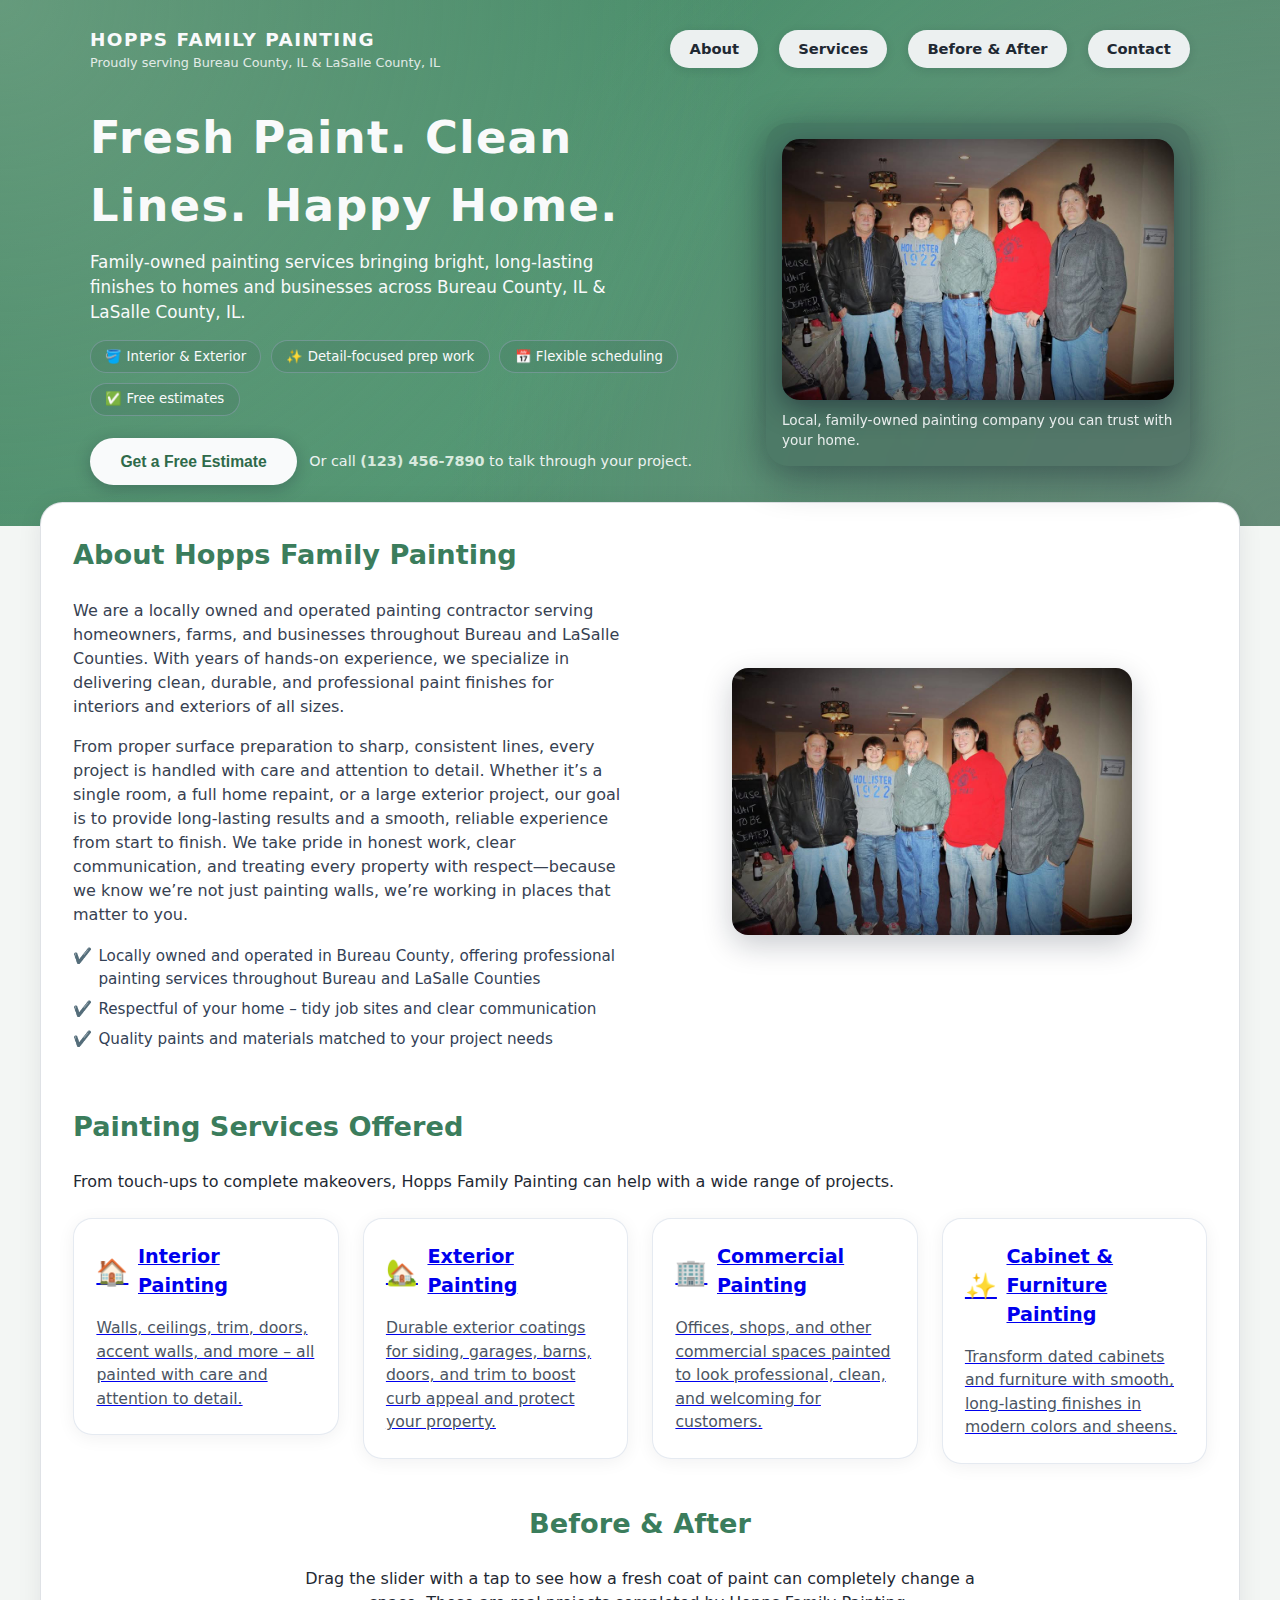
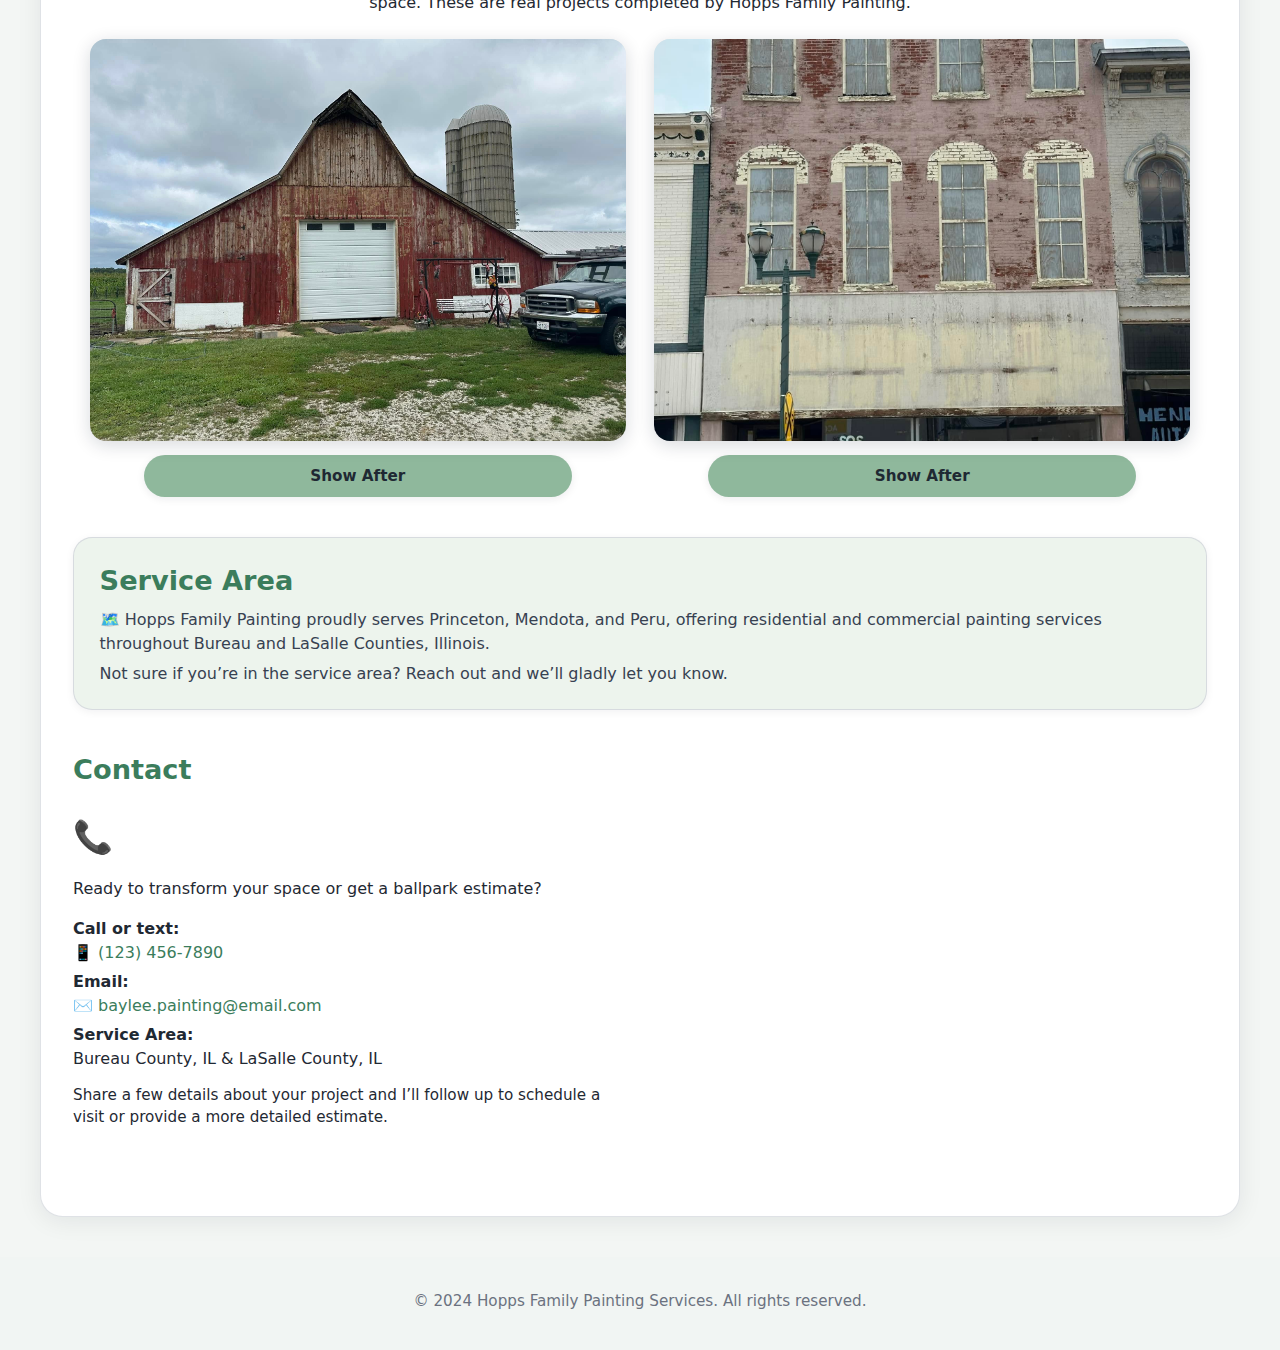
<file: index.html>
<!DOCTYPE html>
<html lang="en">
<head>
    <meta charset="UTF-8">
    <meta name="viewport" content="width=device-width, initial-scale=1">
    <title>Hopps Family Painting | Interior & Exterior Painting serving Bureau County, IL & LaSalle County, IL</title>
    <link rel="stylesheet" href="GPTstyle4.css">
</head>
<body>
<header>
    <div class="header-inner">
        <div class="top-bar">
            <div>
                <div class="logo-text">Hopps Family Painting</div>
                <div class="tagline-mini">Proudly serving Bureau County, IL & LaSalle County, IL</div>
            </div>

            <nav aria-label="Main navigation">
                <button id="nav-toggle-btn" class="nav-toggle-btn" aria-expanded="false" aria-controls="nav-list">
                    ☰ Menu
                </button>
                <ul id="nav-list">
                    <li><a href="#about">About</a></li>
                    <li><a href="#services">Services</a></li>
                    <li><a href="#beforeAfterPictures">Before &amp; After</a></li>
                    <li><a href="#contact">Contact</a></li>
                </ul>
            </nav>
        </div>

        <div class="hero">
            <div>
                <h1>Fresh Paint. Clean Lines. Happy Home.</h1>
                <p>Family-owned painting services bringing bright, long-lasting finishes to homes and businesses across Bureau County, IL & LaSalle County, IL.</p>

                <div class="hero-highlights">
                    <span class="hero-pill">🪣 Interior &amp; Exterior</span>
                    <span class="hero-pill">✨ Detail-focused prep work</span>
                    <span class="hero-pill">📅 Flexible scheduling</span>
                    <span class="hero-pill">✅ Free estimates</span>
                </div>

                <div class="hero-cta">
                    <button class="book-now-btn" data-scroll-target="#contact">
                        Get a Free Estimate
                    </button>
                    <div class="hero-secondary">
                        Or call <strong>(123) 456-7890</strong> to talk through your project.
                    </div>
                </div>
            </div>

            <div class="hero-photo-card">
                <!-- Reuse your existing family image here -->
                <img src="pictures/hoppsFamily.jpg" alt="The Hopps family, proud local painting professionals.">
                <div class="hero-photo-caption">
                    Local, family-owned painting company you can trust with your home.
                </div>
            </div>
        </div>
    </div>
</header>

<main>
    <!-- ABOUT -->
    <section id="about">
        <div class="about-wrap">
            <div class="about-text">
                <h2>About Hopps Family Painting</h2>
                <p>
                    We are a locally owned and operated painting contractor serving homeowners, farms, and businesses throughout Bureau and LaSalle Counties.
                    With years of hands-on experience, we specialize in delivering clean, durable, and professional paint finishes for interiors and exteriors of all sizes.
                </p>
                <p>
                    From proper surface preparation to sharp, consistent lines, every project is handled with care and attention to detail. Whether it’s a single room, a full home repaint, or a large exterior project, our goal is to provide long-lasting results and a smooth, reliable experience from start to finish.
                    We take pride in honest work, clear communication, and treating every property with respect—because we know we’re not just painting walls, we’re working in places that matter to you.
                </p>
                <ul class="about-list">
                    <li><span>✔️</span><span>Locally owned and operated in Bureau County, offering professional painting services throughout Bureau and LaSalle Counties</span></li>
                    <li><span>✔️</span><span>Respectful of your home – tidy job sites and clear communication</span></li>
                    <li><span>✔️</span><span>Quality paints and materials matched to your project needs</span></li>
                </ul>
            </div>

            <div>
                <img src="pictures/hoppsFamily.jpg" alt="Hopps family standing together, representing Hopps Family Painting." class="about-img">
            </div>
        </div>
    </section>

    <!-- SERVICES -->
    <section id="services">
        <h2>Painting Services Offered</h2>
        <p>
            From touch-ups to complete makeovers, Hopps Family Painting can help with a wide range of projects.
        </p>

        <div class="cards-grid">
            <a href="services.html" class="serviceLinks">
            <article class="card service-card">
                <div class="card-header-row">
                    <div class="emoji" aria-hidden="true">🏠</div>
                    <h3>Interior Painting</h3>
                </div>
                <p>Walls, ceilings, trim, doors, accent walls, and more – all painted with care and attention to detail.</p>
            </article>
            </a>

            <a href="services.html" class="serviceLinks">
            <article class="card service-card">
                <div class="card-header-row">
                    <div class="emoji" aria-hidden="true">🏡</div>
                    <h3>Exterior Painting</h3>
                </div>
                <p>Durable exterior coatings for siding, garages, barns, doors, and trim to boost curb appeal and protect your property.</p>
            </article>
            </a>

            <a href="services.html" class="serviceLinks">
            <article class="card service-card">
                <div class="card-header-row">
                    <div class="emoji" aria-hidden="true">🏢</div>
                    <h3>Commercial Painting</h3>
                </div>
                <p>Offices, shops, and other commercial spaces painted to look professional, clean, and welcoming for customers.</p>
            </article>
            </a>

            <a href="services.html" class="serviceLinks">
            <article class="card service-card">
                <div class="card-header-row">
                    <div class="emoji" aria-hidden="true">✨</div>
                    <h3>Cabinet &amp; Furniture Painting</h3>
                </div>
                <p>Transform dated cabinets and furniture with smooth, long-lasting finishes in modern colors and sheens.</p>
            </article>
            </a>
        </div>
    </section>

    <!-- BEFORE & AFTER -->
    <section id="beforeAfterPictures">
        <h2>Before &amp; After</h2>
        <p style="text-align:center; max-width: 680px; margin: 0.3rem auto 1.5rem auto;">
            Drag the slider with a tap to see how a fresh coat of paint can completely change a space. These are real projects completed by Hopps Family Painting.
        </p>

        <div class="ba-pair-container">
            <div class="ba-pair">
                <!-- barn -->
                <div class="ba-instance">
                    <input class="ba-toggle" type="checkbox" id="ba-toggle-1">
                    <div class="ba-frame" aria-label="Before and after barn painting">
                        <img class="ba-before" src="pictures/barnBefore.jpg" alt="Barn before painting, faded exterior.">
                        <img class="ba-after" src="pictures/barnAfter.jpg" alt="Barn after painting, fresh and bright finish.">
                    </div>
                    <label for="ba-toggle-1" class="ba-button" role="button" aria-pressed="false"></label>
                </div>

                <!-- house -->
                <div class="ba-instance">
                    <input class="ba-toggle" type="checkbox" id="ba-toggle-2">
                    <div class="ba-frame" aria-label="Before and after house exterior painting">
                        <img class="ba-before" src="pictures/houseBefore.jpg" alt="House exterior before painting, worn siding.">
                        <img class="ba-after" src="pictures/houseAfter.jpg" alt="House exterior after painting, clean and refreshed.">
                    </div>
                    <label for="ba-toggle-2" class="ba-button" role="button" aria-pressed="false"></label>
                </div>
            </div>
        </div>
    </section>

    <!-- SERVICE AREA -->
    <section aria-label="Service area">
        <div class="service-area">
            <h2 style="margin-bottom:0.35rem;">Service Area</h2>
            <p>
                🗺️ Hopps Family Painting proudly serves Princeton, Mendota, and Peru, offering residential and commercial painting services throughout Bureau and LaSalle Counties, Illinois.
            </p>
            <p>
                Not sure if you’re in the service area? Reach out and we’ll gladly let you know.
            </p>
        </div>
    </section>

    <!-- CONTACT -->
    <section id="contact">
        <h2>Contact</h2>
        <div class="contact-section">
            <div class="contact-card">
                <div class="emoji" aria-hidden="true" style="font-size:2rem;">📞</div>
                <p>Ready to transform your space or get a ballpark estimate?</p>

                <div class="contact-links">
                    <p>
                        <strong>Call or text:</strong><br>
                        <span aria-label="phone">📱</span>
                        <a href="tel:1234567890">(123) 456-7890</a>
                    </p>
                    <p>
                        <strong>Email:</strong><br>
                        <span aria-label="email">✉️</span>
                        <a href="mailto:baylee.painting@email.com">baylee.painting@email.com</a>
                    </p>
                    <p>
                        <strong>Service Area:</strong><br>
                        Bureau County, IL & LaSalle County, IL    
                    </p>
                </div>
                <p style="margin-top:0.8rem; font-size:0.95rem;">
                    Share a few details about your project and I’ll follow up to schedule a visit or provide a more detailed estimate.
                </p>
            </div>

  <!--         <form class="contact-form" action="#" method="post">
                <h3>Request a Free Estimate</h3>
                <label for="name">Name</label>
                <input id="name" name="name" type="text" placeholder="Your name" required>

                <label for="phone">Phone</label>
                <input id="phone" name="phone" type="tel" placeholder="Best number to reach you">

                <label for="email">Email</label>
                <input id="email" name="email" type="email" placeholder="you@example.com">

                <label for="details">Project details</label>
                <textarea id="details" name="details" rows="4" placeholder="Example: interior repaint of living room and hallway, looking to schedule within the next month."></textarea>

                <button type="submit">Send Request</button>
            </form>
            -->
        </div>
    </section>
</main>

<footer>
    <p>&copy; 2024 Hopps Family Painting Services. All rights reserved.</p>
</footer>

<script>
    // Mobile nav toggle
    (function () {
        const nav = document.querySelector('nav');
        const btn = document.getElementById('nav-toggle-btn');

        if (!nav || !btn) return;

        btn.addEventListener('click', function () {
            const isOpen = nav.classList.toggle('open');
            btn.setAttribute('aria-expanded', String(isOpen));
        });

        // Close nav after clicking a link on mobile
        document.querySelectorAll('#nav-list a').forEach(function (link) {
            link.addEventListener('click', function () {
                if (window.innerWidth <= 720) {
                    nav.classList.remove('open');
                    btn.setAttribute('aria-expanded', 'false');
                }
            });
        });
    })();

    // Smooth scroll for CTA
    (function () {
        document.querySelectorAll('[data-scroll-target]').forEach(function (btn) {
            btn.addEventListener('click', function () {
                const targetSelector = btn.getAttribute('data-scroll-target');
                if (!targetSelector) return;
                const el = document.querySelector(targetSelector);
                if (el && typeof el.scrollIntoView === 'function') {
                    el.scrollIntoView({ behavior: 'smooth', block: 'start' });
                }
            });
        });
    })();
</script>
</body>
</html>
</file>
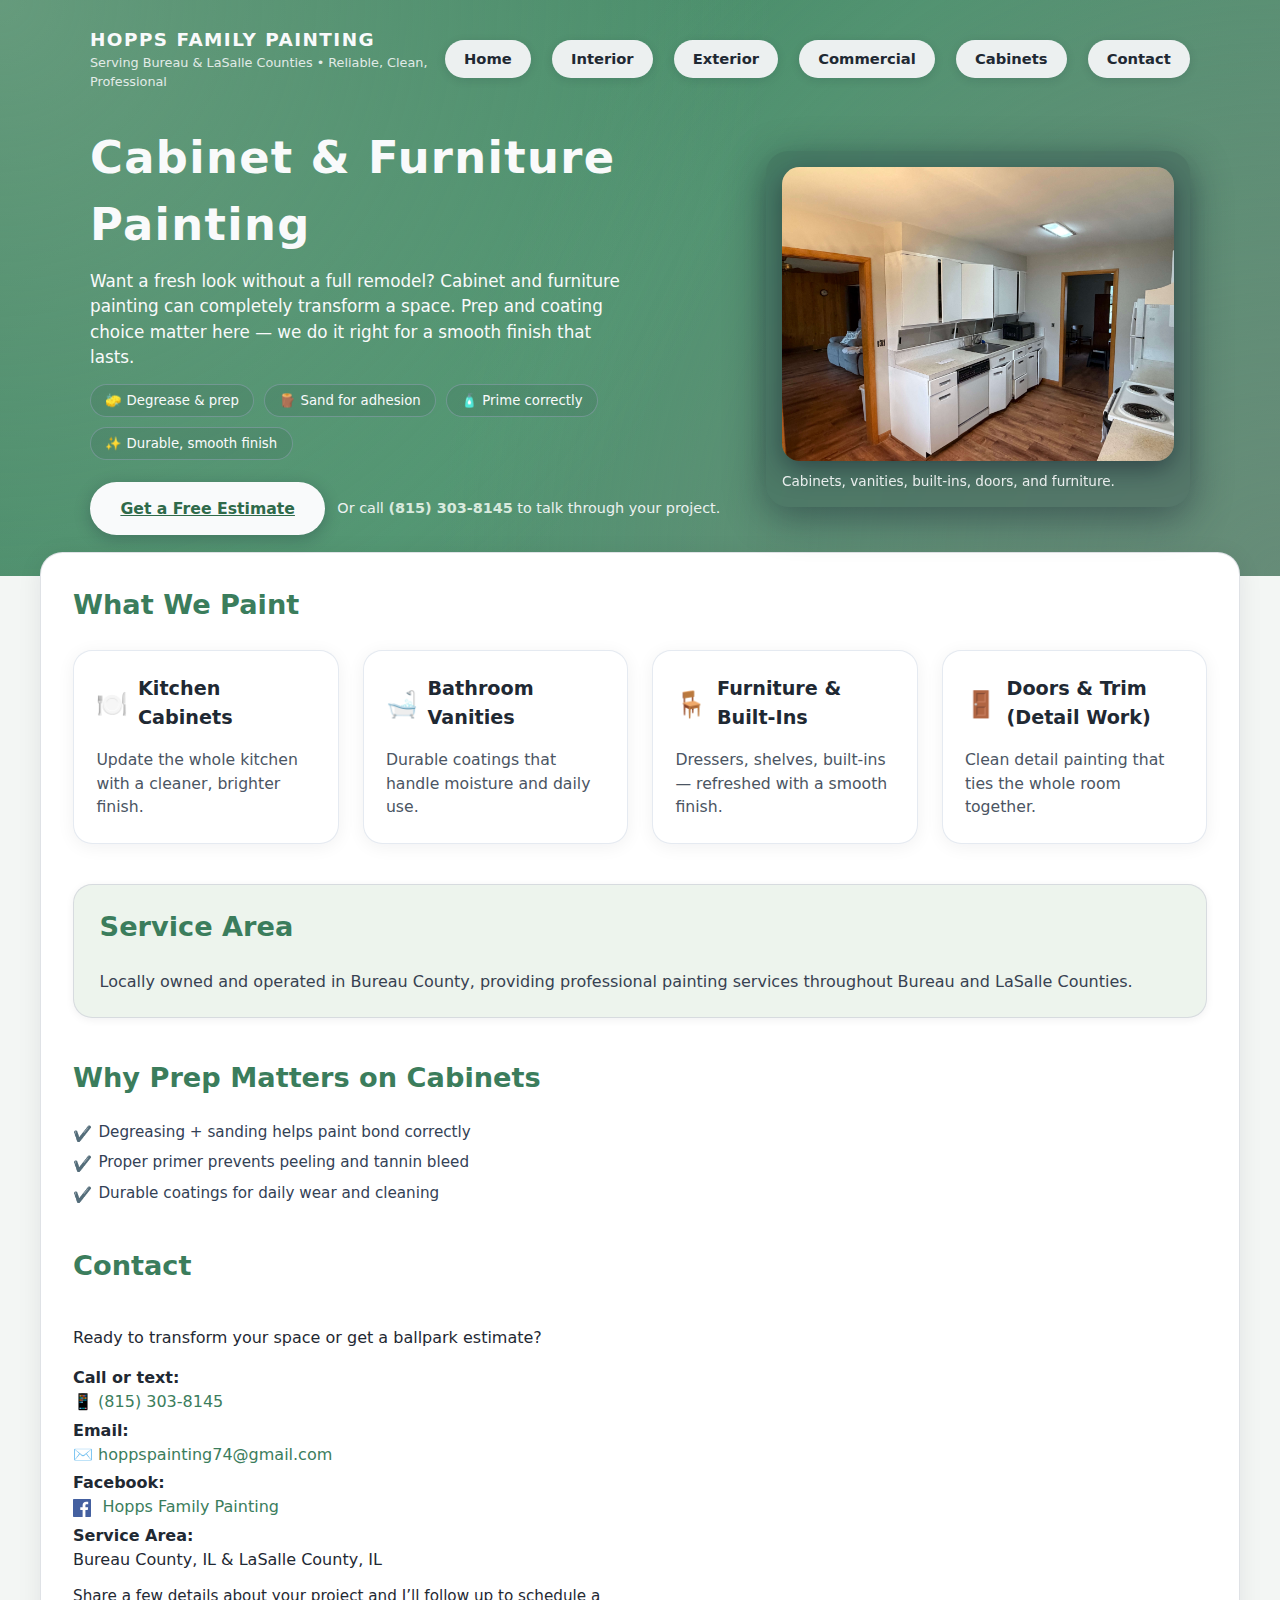
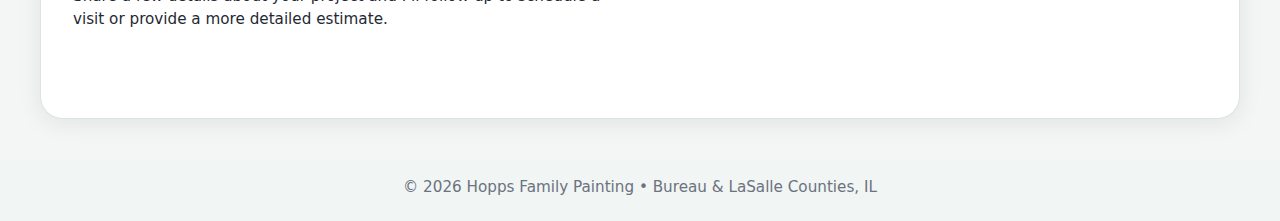
<file: cabinet-furniture-painting.html>
<!doctype html>
<html lang="en">
<head>
  <meta charset="utf-8" />
  <meta name="viewport" content="width=device-width, initial-scale=1" />
  <title>Cabinet & Furniture Painting | Hopps Family Painting | Bureau & LaSalle County, IL</title>
  <meta name="description" content="Cabinet and furniture painting in Bureau & LaSalle County, IL. Clean prep, smooth finishes, and durable coatings for kitchens, bathrooms, and furniture." />
  <link rel="stylesheet" href="GPTstyle4.css" />
</head>

<body>
<header>
  <div class="header-inner">
    <div class="top-bar">
      <div>
        <div class="logo-text">Hopps Family Painting</div>
        <div class="tagline-mini">Serving Bureau & LaSalle Counties • Reliable, Clean, Professional</div>
      </div>

      <nav id="site-nav">
        <button class="nav-toggle-btn" onclick="document.getElementById('site-nav').classList.toggle('open')">Menu</button>
        <ul id="nav-list">
          <li><a href="https://hopps-painting.com/">Home</a></li>
          <li><a href="interior-painting.html">Interior</a></li>
          <li><a href="exterior-painting.html">Exterior</a></li>
          <li><a href="commercial-painting.html">Commercial</a></li>
          <li><a href="cabinet-furniture-painting.html">Cabinets</a></li>
          <li><a href="index.html#contact">Contact</a></li>
        </ul>
      </nav>
    </div>

    <div class="hero">
      <div>
        <h1>Cabinet & Furniture Painting</h1>
        <p>
          Want a fresh look without a full remodel? Cabinet and furniture painting can completely transform a space.
          Prep and coating choice matter here — we do it right for a smooth finish that lasts.
        </p>

        <div class="hero-highlights">
          <div class="hero-pill">🧽 Degrease & prep</div>
          <div class="hero-pill">🪵 Sand for adhesion</div>
          <div class="hero-pill">🧴 Prime correctly</div>
          <div class="hero-pill">✨ Durable, smooth finish</div>
        </div>

        <div class="hero-cta">
          <a class="book-now-btn" href="index.html#contact">Get a Free Estimate</a>
          <div class="hero-secondary">Or call <strong>(815) 303-8145</strong> to talk through your project.</div>
        </div>
      </div>

      <div class="hero-photo-card">
        <img src="pictures/paintedCabinets (1).jpg" alt="Freshly painted cabinets" />
        <div class="hero-photo-caption">Cabinets, vanities, built-ins, doors, and furniture.</div>
      </div>
    </div>
  </div>
</header>

<main>
  <section>
    <h2>What We Paint</h2>
    <div class="cards-grid">
      <div class="card service-card">
        <div class="card-header-row"><div class="emoji">🍽️</div><h3>Kitchen Cabinets</h3></div>
        <p>Update the whole kitchen with a cleaner, brighter finish.</p>
      </div>
      <div class="card service-card">
        <div class="card-header-row"><div class="emoji">🛁</div><h3>Bathroom Vanities</h3></div>
        <p>Durable coatings that handle moisture and daily use.</p>
      </div>
      <div class="card service-card">
        <div class="card-header-row"><div class="emoji">🪑</div><h3>Furniture & Built-Ins</h3></div>
        <p>Dressers, shelves, built-ins — refreshed with a smooth finish.</p>
      </div>
      <div class="card service-card">
        <div class="card-header-row"><div class="emoji">🚪</div><h3>Doors & Trim (Detail Work)</h3></div>
        <p>Clean detail painting that ties the whole room together.</p>
      </div>
    </div>
  </section>

  <section class="service-area">
    <h2>Service Area</h2>
    <p>Locally owned and operated in Bureau County, providing professional painting services throughout Bureau and LaSalle Counties.</p>
  </section>

  <section>
    <h2>Why Prep Matters on Cabinets</h2>
    <ul class="about-list">
      <li><span>✔️</span> Degreasing + sanding helps paint bond correctly</li>
      <li><span>✔️</span> Proper primer prevents peeling and tannin bleed</li>
      <li><span>✔️</span> Durable coatings for daily wear and cleaning</li>
    </ul>
  </section>

      <section id="contact">
        <h2>Contact</h2>
        <div class="contact-section">
            <div class="contact-card">
                <p>Ready to transform your space or get a ballpark estimate?</p>

                <div class="contact-links">
                    <p>
                        <strong>Call or text:</strong><br>
                        <span aria-label="phone">📱</span>
                        <a href="tel:8153038145">(815) 303-8145</a>
                    </p>
                    <p>
                        <strong>Email:</strong><br>
                        <span aria-label="email">✉️</span>
                        <a href="mailto:hoppspainting74@gmail.com">hoppspainting74@gmail.com</a>
                    </p>
                    <p>
                      <strong>Facebook:</strong><br>
                      <a
                        href="https://www.facebook.com/profile.php?id=61575521008681"
                        target="_blank"
                        rel="noopener"
                      >
                        <img
                          src="pictures/facebookLogo.svg"
                          alt=""
                          width="18"
                          height="18"
                          style="vertical-align:middle; margin-right:0.4rem;"
                        >
                        Hopps Family Painting
                      </a>
                    </p>
                    <p>
                        <strong>Service Area:</strong><br>
                        Bureau County, IL & LaSalle County, IL    
                    </p>
                </div>
                <p style="margin-top:0.8rem; font-size:0.95rem;">
                    Share a few details about your project and I’ll follow up to schedule a visit or provide a more detailed estimate.
                </p>
            </div>

  <!--         <form class="contact-form" action="#" method="post">
                <h3>Request a Free Estimate</h3>
                <label for="name">Name</label>
                <input id="name" name="name" type="text" placeholder="Your name" required>

                <label for="phone">Phone</label>
                <input id="phone" name="phone" type="tel" placeholder="Best number to reach you">

                <label for="email">Email</label>
                <input id="email" name="email" type="email" placeholder="you@example.com">

                <label for="details">Project details</label>
                <textarea id="details" name="details" rows="4" placeholder="Example: interior repaint of living room and hallway, looking to schedule within the next month."></textarea>

                <button type="submit">Send Request</button>
            </form>
            -->
        </div>
    </section>
</main>

<footer>
  © <span id="y"></span> Hopps Family Painting • Bureau & LaSalle Counties, IL
  <script>document.getElementById('y').textContent = new Date().getFullYear();</script>
</footer>
</body>
</html>
</file>
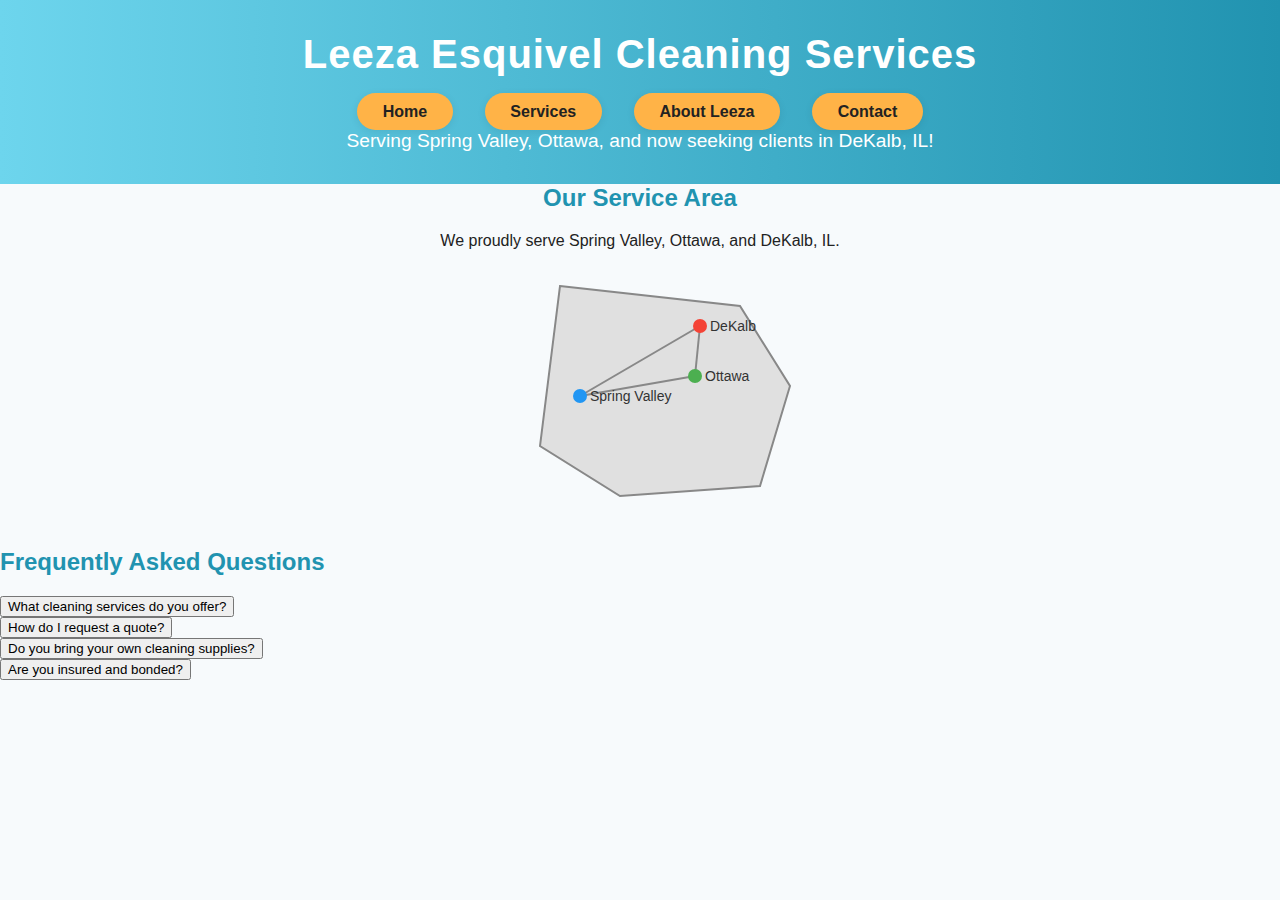
<file: services.html>
<!DOCTYPE html>
<html lang="en">
<head>
    <meta charset="UTF-8">
    <meta name="viewport" content="width=device-width, initial-scale=1">
    <title>Leeza Esquivel Cleaning Services</title>
    <link rel="stylesheet" href="styles.css">
</head>
<body>
    <header>
        <h1>Leeza Esquivel Cleaning Services</h1>
        <nav>
            <ul>
                <li><a href="index.html">Home</a></li>
                <li><a href="#services">Services</a></li>
                <li><a href="#about">About Leeza</a></li>
                <li><a href="#contact">Contact</a></li>
            </ul>
        </nav>
        <p>Serving Spring Valley, Ottawa, and now seeking clients in DeKalb, IL!</p>
    </header>

    <section id="serviceArea">
        <h2>Our Service Area</h2>
        <p>We proudly serve Spring Valley, Ottawa, and DeKalb, IL.</p>
        <div class="map-container" style="display: flex; justify-content: center;">
            <svg viewBox="0 0 400 250" width="100%" height="250">
                <!-- Simple Illinois outline -->
                <polygon points="120,20 300,40 350,120 320,220 180,230 100,180 120,20"
                    fill="#e0e0e0" stroke="#888" stroke-width="2"/>
                <!-- Lines between cities -->
                <line x1="255" y1="110" x2="140" y2="130" stroke="#888" stroke-width="2"/>
                <line x1="255" y1="110" x2="260" y2="60" stroke="#888" stroke-width="2"/>
                <line x1="140" y1="130" x2="260" y2="60" stroke="#888" stroke-width="2"/>
                <!-- Markers for cities (approximate positions) -->
                <circle cx="255" cy="110" r="7" fill="#4caf50"/>
                <text x="265" y="115" font-size="14" fill="#333">Ottawa</text>
                <circle cx="140" cy="130" r="7" fill="#2196f3"/>
                <text x="150" y="135" font-size="14" fill="#333">Spring Valley</text>
                <circle cx="260" cy="60" r="7" fill="#f44336"/>
                <text x="270" y="65" font-size="14" fill="#333">DeKalb</text>
            </svg>
        </div>
    </section>

    <section id="faq">
        <h2>Frequently Asked Questions</h2>
        <div class="faq-item">
            <button class="faq-question" aria-expanded="false">What cleaning services do you offer?</button>
            <div class="faq-answer" hidden>
                We offer residential and commercial cleaning, including deep cleaning, move-in/move-out, and regular maintenance.
            </div>
        </div>
        <div class="faq-item">
            <button class="faq-question" aria-expanded="false">How do I request a quote?</button>
            <div class="faq-answer" hidden>
                You can request a quote by contacting us through our website's contact form, email, or phone.
            </div>
        </div>
        <div class="faq-item">
            <button class="faq-question" aria-expanded="false">Do you bring your own cleaning supplies?</button>
            <div class="faq-answer" hidden>
                Yes, we bring all necessary cleaning supplies and equipment. If you have special requests, let us know!
            </div>
        </div>
        <div class="faq-item">
            <button class="faq-question" aria-expanded="false">Are you insured and bonded?</button>
            <div class="faq-answer" hidden>
                Yes, we are fully insured and bonded for your peace of mind.
            </div>
        </div>
    </section>
    <script>
    document.querySelectorAll('.faq-question').forEach(btn => {
        btn.addEventListener('click', function() {
            const answer = this.nextElementSibling;
            const expanded = this.getAttribute('aria-expanded') === 'true';
            this.setAttribute('aria-expanded', !expanded);
            answer.hidden = expanded;
        });
    });
    </script>
    
</body>
</html>
</file>
<file: GPTstyle4.css>
:root {
    --accent: #3b7d5c;        /* deep sage */
    --accent-soft: #8fb89c;   /* medium sage */
    --accent-light: #edf4ed;  /* very light green/gray */
    --bg: #f3f6f4;            /* soft neutral background */
    --text: #1f2933;          /* gentle dark slate */
    --shadow-soft: 0 4px 24px rgba(15, 23, 42, 0.08);
    --radius-card: 1.2rem;
}

* {
    box-sizing: border-box;
}

body {
    font-family: 'Segoe UI', system-ui, -apple-system, BlinkMacSystemFont, Arial, sans-serif;
    background: var(--bg);
    color: var(--text);
    margin: 0;
    padding: 0;
    line-height: 1.5;
}

/* HEADER / HERO */
header {
    background:
        radial-gradient(circle at top left, rgba(143, 184, 156, 0.5), transparent 55%),
        radial-gradient(circle at bottom right, rgba(102, 140, 120, 0.7), transparent 60%),
        linear-gradient(135deg, #3b7d5c, #4f9470 50%, #668c78);
    color: #f9fafb;
    padding: 1.6rem 1rem 2.6rem 1rem;
}

.header-inner {
    max-width: 1100px;
    margin: 0 auto;
}

.top-bar {
    display: flex;
    align-items: center;
    justify-content: space-between;
    gap: 1rem;
}

.logo-text {
    font-weight: 800;
    letter-spacing: 0.08em;
    font-size: 1.15rem;
    text-transform: uppercase;
}

.tagline-mini {
    font-size: 0.8rem;
    opacity: 0.85;
}

/* NAV */
nav {
    position: relative;
}

.nav-toggle-btn {
    display: none;
    background: rgba(15, 23, 42, 0.18);
    border: 1px solid rgba(226, 232, 240, 0.8);
    color: #f9fafb;
    font-weight: 600;
    padding: 0.4rem 0.9rem;
    border-radius: 999px;
    cursor: pointer;
    font-size: 0.9rem;
    backdrop-filter: blur(4px);
}

#nav-list {
    list-style: none;
    padding: 0;
    margin: 0;
    display: flex;
    align-items: center;
    gap: 1.3rem;
}

#nav-list li {
    margin: 0;
}

nav a {
    display: inline-block;
    background: rgba(243, 244, 246, 0.96);
    color: #1f2933;
    font-weight: 600;
    text-decoration: none;
    padding: 0.5rem 1.2rem;
    border-radius: 999px;
    font-size: 0.92rem;
    box-shadow: 0 2px 10px rgba(15, 23, 42, 0.12);
    transition: background 0.18s ease, transform 0.18s ease, box-shadow 0.18s ease, color 0.18s ease;
}

nav a:hover {
    background: #3b7d5c;
    color: #f9fafb;
    transform: translateY(-1px);
    box-shadow: 0 8px 22px rgba(15, 23, 42, 0.25);
}

/* HERO */
.hero {
    margin-top: 2rem;
    display: grid;
    grid-template-columns: minmax(0, 1.5fr) minmax(0, 1fr);
    gap: 2.5rem;
    align-items: center;
}

.hero h1 {
    margin: 0 0 0.7rem 0;
    font-size: clamp(2.1rem, 4vw, 2.8rem);
    letter-spacing: 0.03em;
}

.hero p {
    margin: 0 0 0.9rem 0;
    font-size: 1.05rem;
    max-width: 34rem;
}

.hero-highlights {
    display: flex;
    flex-wrap: wrap;
    gap: 0.6rem;
    margin: 0.6rem 0 1.4rem 0;
}

.hero-pill {
    background: rgba(15, 23, 42, 0.08);
    border-radius: 999px;
    padding: 0.35rem 0.9rem;
    font-size: 0.83rem;
    border: 1px solid rgba(148, 163, 184, 0.5);
    display: inline-flex;
    align-items: center;
    gap: 0.4rem;
}

.hero-cta {
    display: flex;
    flex-wrap: wrap;
    gap: 0.75rem;
    align-items: center;
}

.book-now-btn {
    background: #f9fafb;
    color: #2f6a4a;
    border: none;
    border-radius: 999px;
    padding: 0.9rem 1.9rem;
    font-size: 0.98rem;
    font-weight: 700;
    cursor: pointer;
    box-shadow: 0 4px 16px rgba(15, 23, 42, 0.25);
    transition: background 0.18s ease, transform 0.18s ease, box-shadow 0.18s ease;
}

.book-now-btn:hover {
    background: #e5f0e7;
    transform: translateY(-2px);
    box-shadow: 0 8px 22px rgba(15, 23, 42, 0.3);
}

.hero-secondary {
    font-size: 0.9rem;
    opacity: 0.92;
}

.hero-secondary strong {
    color: #e4f2e7;
}

.hero-photo-card {
    background: rgba(15, 23, 42, 0.18);
    border-radius: 1.4rem;
    padding: 1rem;
    box-shadow: 0 10px 40px rgba(15, 23, 42, 0.45);
    backdrop-filter: blur(6px);
}

.hero-photo-card img {
    width: 100%;
    border-radius: 1.1rem;
    display: block;
    box-shadow: 0 8px 26px rgba(15, 23, 42, 0.5);
}

.hero-photo-caption {
    font-size: 0.85rem;
    margin-top: 0.6rem;
    opacity: 0.9;
}

/* MAIN LAYOUT */
main {
    max-width: 1200px;
    margin: -1.5rem auto 2.5rem auto;
    background: #ffffff;
    border-radius: 1.4rem;
    box-shadow: var(--shadow-soft);
    padding: 2rem;
    border: 1px solid rgba(209, 213, 219, 0.7);
}

section {
    margin-bottom: 2.5rem;
}

h2 {
    color: var(--accent);
    margin-top: 0;
    font-size: 1.7rem;
}

/* CARDS / GRID */
.cards-grid {
    display: grid;
    grid-template-columns: repeat(auto-fit, minmax(260px, 1fr));
    gap: 1.5rem;
    margin-top: 1.5rem;
}

.card {
    background: #ffffff;
    border-radius: var(--radius-card);
    box-shadow: 0 3px 18px rgba(15, 23, 42, 0.06);
    padding: 1.5rem 1.4rem;
    display: flex;
    flex-direction: column;
    border: 1px solid rgba(226, 232, 240, 0.9);
    transition: transform 0.18s ease, box-shadow 0.18s ease, border-color 0.18s ease;
}

.card:hover {
    transform: translateY(-4px);
    box-shadow: 0 10px 30px rgba(15, 23, 42, 0.12);
    border-color: rgba(148, 163, 184, 0.9);
}

.card-header-row {
    display: flex;
    align-items: center;
    gap: 0.6rem;
    margin-bottom: 0.6rem;
}

.emoji {
    font-size: 1.6rem;
}

.service-card h3 {
    margin: 0;
    font-size: 1.2rem;
}

.service-card p {
    margin: 0.35rem 0 0 0;
    font-size: 0.98rem;
    color: #4b5563;
}

/* ABOUT */
.about-wrap {
    display: grid;
    grid-template-columns: minmax(0, 1.1fr) minmax(0, 1.1fr);
    gap: 2rem;
    align-items: center;
}

.about-img {
    width: 100%;
    max-width: 400px;
    height: auto;
    border-radius: 1rem;
    display: block;
    margin: 0 auto;
    box-shadow: 0 10px 30px rgba(15, 23, 42, 0.22);
}

.about-text p {
    margin-top: 0.5rem;
    color: #374151;
}

.about-list {
    list-style: none;
    padding-left: 0;
    margin-top: 1rem;
}

.about-list li {
    display: flex;
    align-items: flex-start;
    gap: 0.4rem;
    margin-bottom: 0.35rem;
    font-size: 0.95rem;
    color: #334155;
}

.about-list span {
    margin-top: 0.12rem;
}

/* BEFORE / AFTER */
#beforeAfterPictures h2 {
    text-align: center;
}

.ba-pair-container {
    max-width: 1100px;
    margin: 1.5rem auto 0 auto;
}

.ba-pair {
    display: grid;
    grid-template-columns: repeat(auto-fit, minmax(260px, 1fr));
    gap: 1.8rem;
    align-items: start;
}

.ba-instance .ba-frame {
    position: relative;
    width: 100%;
    overflow: hidden;
    border-radius: 1rem;
    box-shadow: 0 4px 18px rgba(15, 23, 42, 0.16);
    aspect-ratio: 4 / 3;
    background: #e5e7eb;
}

.ba-instance .ba-frame img {
    position: absolute;
    inset: 0;
    width: 100%;
    height: 100%;
    object-fit: cover;
    display: block;
}

.ba-instance .ba-frame .ba-before { z-index: 1; }
.ba-instance .ba-frame .ba-after  { z-index: 2; opacity: 0; transition: opacity 260ms ease; }

.ba-toggle {
    display: none;
}

.ba-toggle:checked ~ .ba-frame .ba-after {
    opacity: 1;
}

.ba-button {
    display: block;
    width: 80%;
    margin: 0.9rem auto 0;
    padding: 0.6rem 1.4rem;
    border-radius: 999px;
    background: var(--accent-soft);
    color: #1f2933;
    font-weight: 600;
    text-align: center;
    cursor: pointer;
    box-shadow: 0 2px 8px rgba(15, 23, 42, 0.08);
    user-select: none;
    font-size: 0.95rem;
}

.ba-toggle:checked ~ .ba-button {
    background: var(--accent);
    color: #f9fafb;
}

.ba-button::after { content: "Show After"; }
.ba-toggle:checked ~ .ba-button::after { content: "Show Before"; }

.ba-captions {
    display: flex;
    justify-content: space-between;
    margin-top: 0.45rem;
    font-size: 0.85rem;
    color: #6b7280;
    width: 80%;
    margin-left: auto;
    margin-right: auto;
}

/* SERVICE AREA CALLOUT */
.service-area {
    background: var(--accent-light);
    border-radius: var(--radius-card);
    padding: 1.4rem 1.6rem;
    box-shadow: 0 2px 8px rgba(15, 23, 42, 0.06);
    border: 1px solid rgba(209, 213, 219, 0.8);
}

.service-area p {
    margin: 0.4rem 0 0 0;
    color: #374151;
}

/* CONTACT SECTION */
.contact-section {
    display: grid;
    grid-template-columns: minmax(0, 1.1fr) minmax(0, 1.1fr);
    gap: 2rem;
    align-items: flex-start;
}

.contact-card {
    text-align: left;
}

.contact-links p {
    margin: 0.3rem 0;
}

.contact-links strong {
    font-weight: 700;
}

.contact-links a {
    color: var(--accent);
    font-weight: 500;
    text-decoration: none;
}

.contact-links a:hover {
    text-decoration: underline;
}

.contact-form {
    background: #f1f5f3;
    border-radius: 0.9rem;
    padding: 1.3rem 1.4rem;
    box-shadow: 0 2px 10px rgba(15, 23, 42, 0.06);
    border: 1px solid rgba(209, 213, 219, 0.8);
}

.contact-form h3 {
    margin-top: 0;
    color: var(--accent);
    font-size: 1.2rem;
}

.contact-form label {
    display: block;
    margin-bottom: 0.25rem;
    font-weight: 500;
    font-size: 0.95rem;
}

.contact-form input,
.contact-form textarea {
    width: 100%;
    padding: 0.65rem;
    margin-bottom: 0.8rem;
    border: 1px solid #cbd5e1;
    border-radius: 0.5rem;
    font-size: 0.95rem;
    font-family: inherit;
    background: #ffffff;
    resize: vertical;
}

.contact-form input::placeholder,
.contact-form textarea::placeholder {
    color: #9ca3af;
}

.contact-form button {
    background: var(--accent);
    color: #f9fafb;
    border: none;
    border-radius: 999px;
    padding: 0.7rem 1.8rem;
    font-size: 0.95rem;
    font-weight: 700;
    cursor: pointer;
    transition: background 0.18s ease, transform 0.18s ease, box-shadow 0.18s ease;
    box-shadow: 0 3px 14px rgba(15, 23, 42, 0.25);
}

.contact-form button:hover {
    background: #315f49;
    transform: translateY(-1px);
    box-shadow: 0 6px 20px rgba(15, 23, 42, 0.3);
}

/* FOOTER */
footer {
    text-align: center;
    padding: 1.1rem 0 1.4rem 0;
    background: #f1f5f3;
    color: #6b7280;
    font-size: 0.95rem;
}

footer a {
    color: var(--accent);
    text-decoration: none;
}

footer a:hover {
    text-decoration: underline;
}

/* RESPONSIVE */
@media (max-width: 900px) {
    .hero {
        grid-template-columns: minmax(0, 1fr);
    }

    .hero-photo-card {
        max-width: 420px;
        margin: 0 auto;
    }

    main {
        margin-top: -1rem;
    }
}

@media (max-width: 720px) {
    .top-bar {
        align-items: center;
    }

    #nav-list {
        display: none;
        flex-direction: column;
        gap: 0;
        position: absolute;
        right: 0;
        top: calc(100% + 0.5rem);
        background: rgba(15, 23, 42, 0.96);
        padding: 0.6rem;
        border-radius: 0.8rem;
        box-shadow: 0 10px 30px rgba(15, 23, 42, 0.5);
        min-width: 190px;
        z-index: 20;
    }

    nav.open #nav-list {
        display: flex;
    }

    #nav-list li {
        width: 100%;
    }

    nav a {
        width: 100%;
        text-align: left;
        background: transparent;
        margin: 0.12rem 0;
        box-shadow: none;
        color: #e5e7eb;
    }

    .nav-toggle-btn {
        display: inline-flex;
        align-items: center;
        gap: 0.4rem;
    }

    .about-wrap,
    .contact-section {
        grid-template-columns: minmax(0,1fr);
    }

    main {
        margin: 0.5rem auto 2rem auto;
        border-radius: 1rem;
        padding: 1.4rem 1rem 1.8rem 1rem;
    }

    header {
        padding: 1.1rem 0.9rem 2.1rem 0.9rem;
    }
}
</file>
<file: styles.css>
body {
        font-family: 'Segoe UI', Arial, sans-serif;
        background: #f7fafc;
        color: #222;
        margin: 0;
        padding: 0;
    }
header {
    background: linear-gradient(90deg, #6dd5ed, #2193b0);
    color: #fff;
    padding: 2rem 1rem 1rem 1rem;
    text-align: center;
}
header h1 {
    margin: 0 0 0.5rem 0;
    font-size: 2.5rem;
    letter-spacing: 1px;
}
header p {
    margin: 0 0 1rem 0;
    font-size: 1.2rem;
}
nav ul {
    list-style: none;
    padding: 0;
    margin: 1rem 0 0 0;
    display: flex;
    justify-content: center;
    gap: 2rem;
}

nav a {
    display: inline-block;
    background: #ffb347;
    color: #222;
    font-weight: 600;
    text-decoration: none;
    padding: 0.6rem 1.6rem;
    border-radius: 25px;
    transition: background 0.2s, color 0.2s, box-shadow 0.2s;
    box-shadow: 0 2px 8px rgba(0,0,0,0.08);
    font-size: 1rem;
}

nav a:hover {
    background: #ff9800;
    color: #fff;
    box-shadow: 0 4px 16px rgba(255,152,0,0.15);
}

.book-now-btn {
    background: #ffb347;
    color: #222;
    border: none;
    border-radius: 25px;
    padding: 0.8rem 2rem;
    font-size: 1.1rem;
    font-weight: bold;
    cursor: pointer;
    box-shadow: 0 2px 8px rgba(0,0,0,0.08);
    transition: background 0.2s;
    margin-top: 1rem;
}
.book-now-btn:hover {
    background: #ff9800;
    color: #fff;
}
main {
    max-width: 1200px;
    margin: 2rem auto;
    background: #fff;
    border-radius: 12px;
    box-shadow: 0 4px 24px rgba(0,0,0,0.07);
    padding: 2rem;
}
section {
    margin-bottom: 2rem;
}
.cards-grid {
    display: grid;
    grid-template-columns: repeat(auto-fit, minmax(320px, 1fr));
    gap: 2rem;
    margin-bottom: 2rem;
    margin-top: 2rem;
}
.card {
    background: #fff;
    border-radius: 1.2em;
    box-shadow: 0 4px 24px rgba(0,0,0,0.08), 0 1.5px 6px rgba(0,0,0,0.06);
    padding: 2rem 1.5rem;
    display: flex;
    flex-direction: column;
    align-items: center;
    transition: transform 0.18s;
}
.card:hover {
    transform: translateY(-6px) scale(1.025);
    box-shadow: 0 8px 32px rgba(0,0,0,0.13), 0 2px 8px rgba(0,0,0,0.09);
}
.card h2 {
    margin-top: 0.5em;
    margin-bottom: 0.5em;
    font-size: 1.6em;
    text-align: center;
}
.card .emoji {
    font-size: 2.2em;
    margin-bottom: 0.5em;
}
.card img {
    border-radius: 50%;
    margin-bottom: 1em;
    box-shadow: 0 2px 8px rgba(0,0,0,0.10);
}
.card ul {
    list-style: none;
    padding: 0;
    margin: 1em 0 0 0;
    width: 100%;
}
.card ul li {
    padding: 0.5em 0;
    font-size: 1.1em;
    display: flex;
    align-items: center;
    gap: 0.7em;
}
.card .contact-links a {
    color: #2a7ae2;
    text-decoration: none;
    font-weight: 500;
}
.card .contact-links a:hover {
    text-decoration: underline;
}
@media (max-width: 600px) {
    .cards-grid {
        grid-template-columns: 1fr;
        gap: 1.2rem;
    }
    .card {
        padding: 1.2rem 0.7rem;
    }
}

h2 {
    color: #2193b0;
    margin-top: 0;
}
ul {
    padding-left: 1.2rem;
}
.contact a {
    color: #2193b0;
    text-decoration: none;
}
.contact a:hover {
    text-decoration: underline;
}
.contact-form {
    background: #f1f8fb;
    border-radius: 10px;
    padding: 1.5rem;
    box-shadow: 0 2px 8px rgba(33,147,176,0.07);
    margin-top: 2rem;
}
.contact-form h3 {
    margin-top: 0;
    color: #2193b0;
}
.contact-form label {
    display: block;
    margin-bottom: 0.3rem;
    font-weight: 500;
}
.contact-form input,
.contact-form textarea {
    width: 100%;
    padding: 0.7rem;
    margin-bottom: 1rem;
    border: 1px solid #b2dfdb;
    border-radius: 6px;
    font-size: 1rem;
    background: #fff;
    resize: vertical;
}
.contact-form button {
    background: #2193b0;
    color: #fff;
    border: none;
    border-radius: 20px;
    padding: 0.7rem 1.8rem;
    font-size: 1rem;
    font-weight: bold;
    cursor: pointer;
    transition: background 0.2s;
}
.contact-form button:hover {
    background: #176582;
}
#serviceArea {
    text-align: center;
}
footer {
    text-align: center;
    padding: 1.2rem 0;
    background: #e3f2fd;
    color: #555;
    font-size: 1rem;
    margin-top: 2rem;
}
@media (max-width: 600px) {
    main {
        padding: 1rem;
    }
    header h1 {
        font-size: 1.5rem;
    }
}

ul {
    padding-left: 1.2rem;
}

a {
    color: #388e3c;
    text-decoration: none;
}

a:hover {
    text-decoration: underline;
}

footer {
    background: #e0e0e0;
    color: #555;
    text-align: center;
    padding: 1rem 0;
    font-size: 0.95rem;
    margin-top: 2rem;
}

@media (max-width: 600px) {
    main {
        padding: 0 0.5rem;
    }
    section {
        padding: 1rem;
    }
    header {
        padding: 1.2rem 0.5rem 0.7rem 0.5rem;
    }
}
</file>
